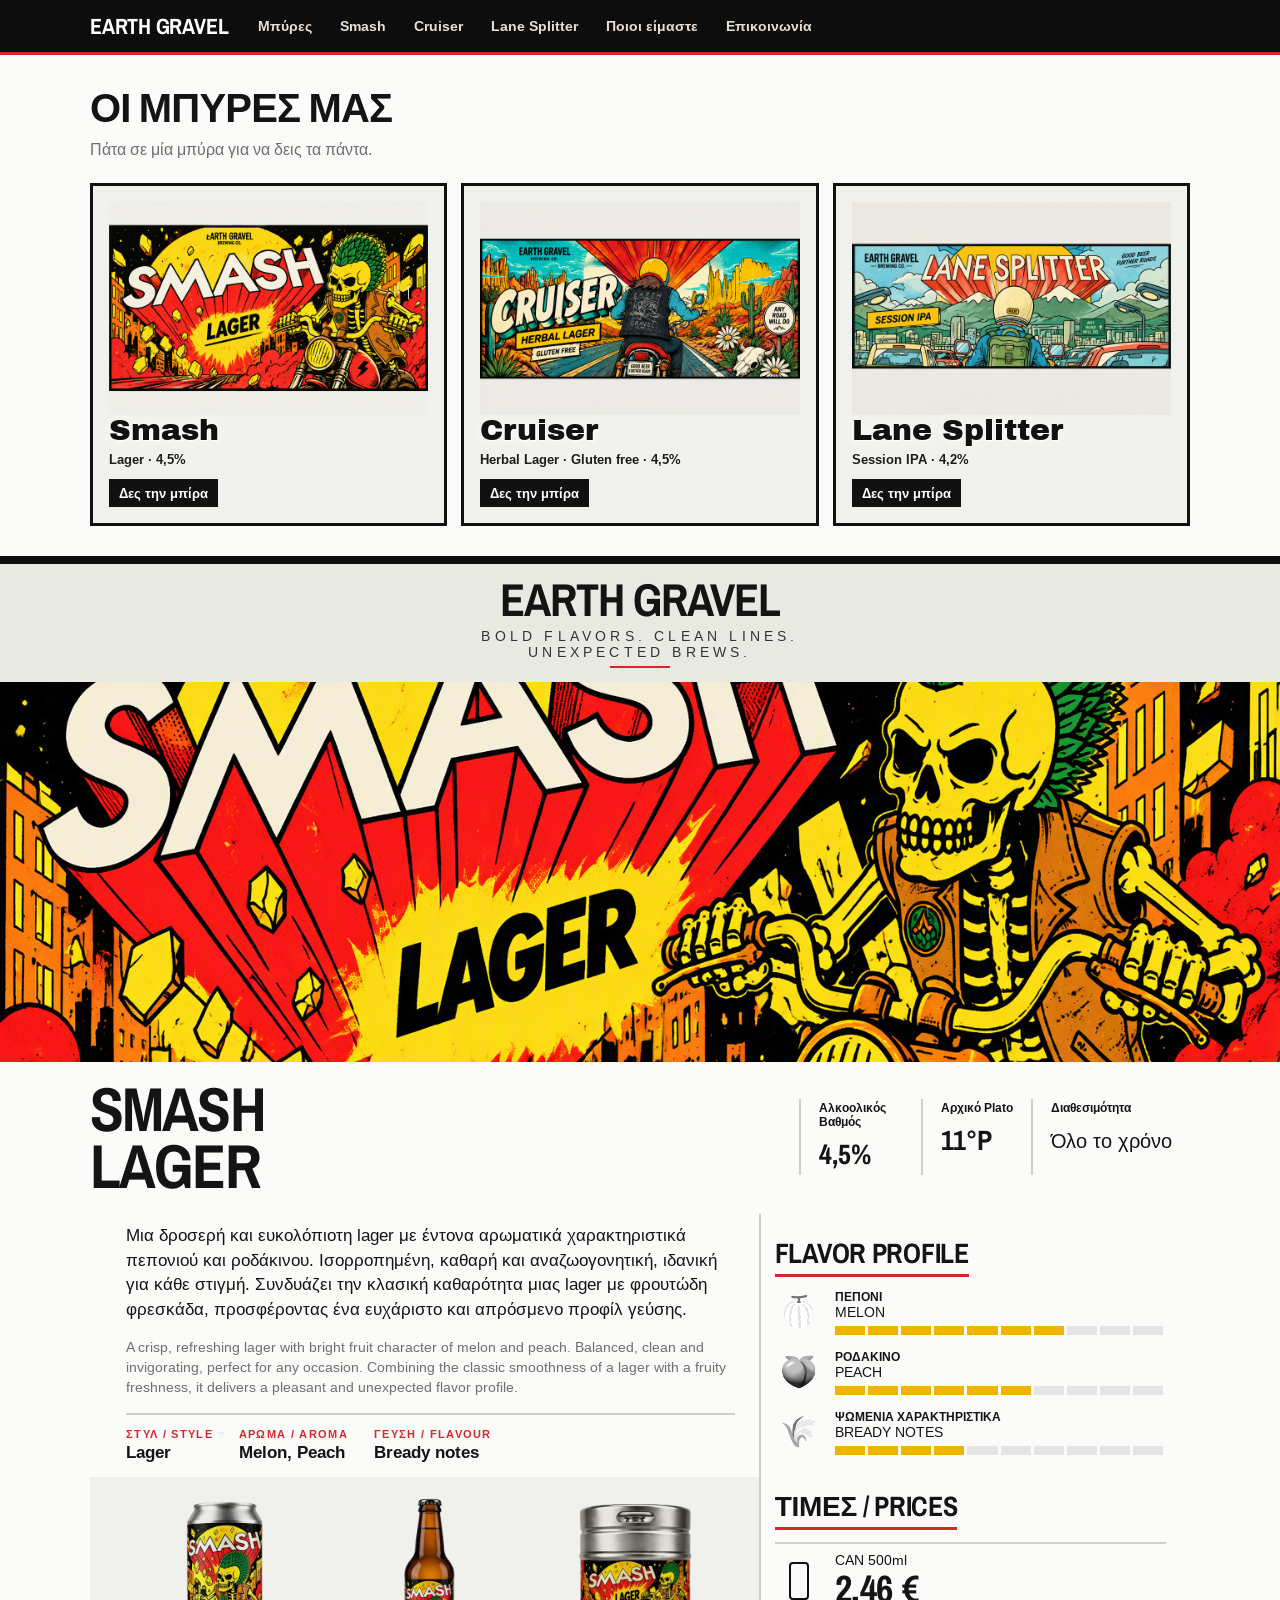
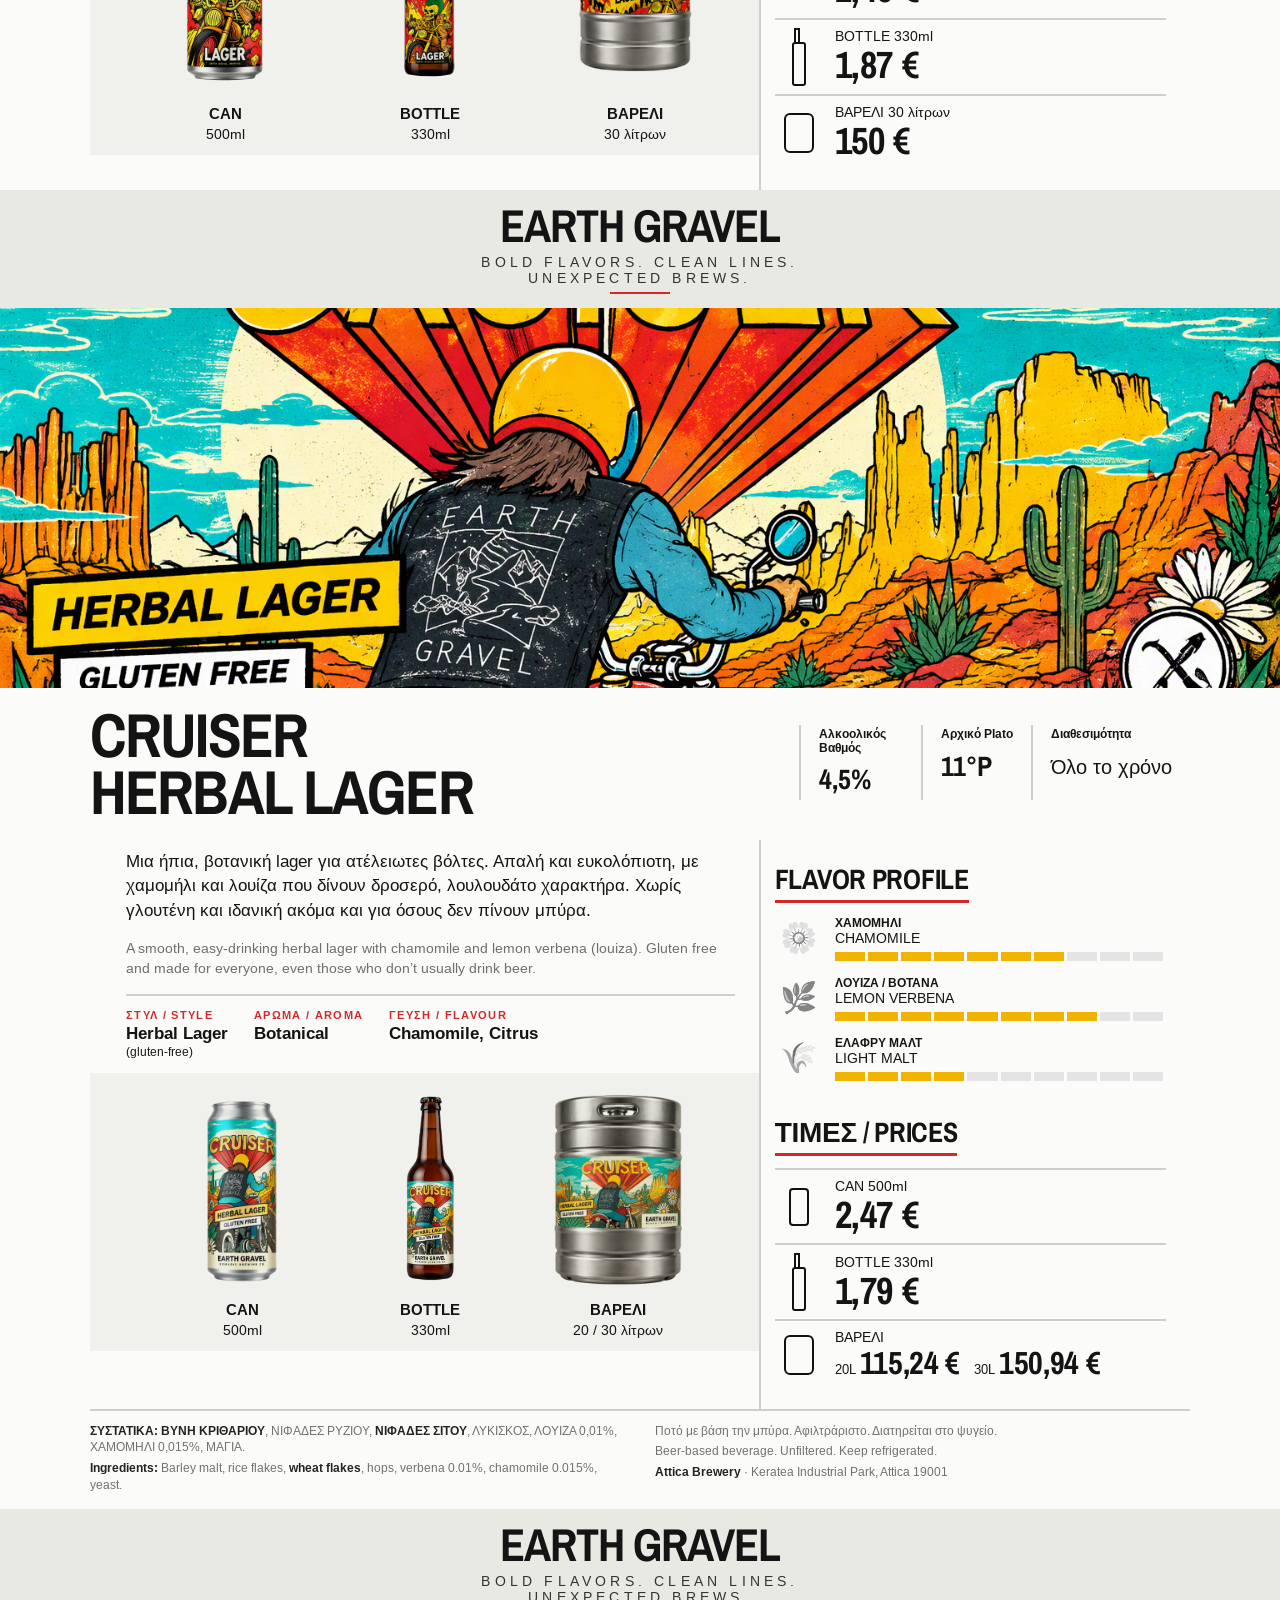
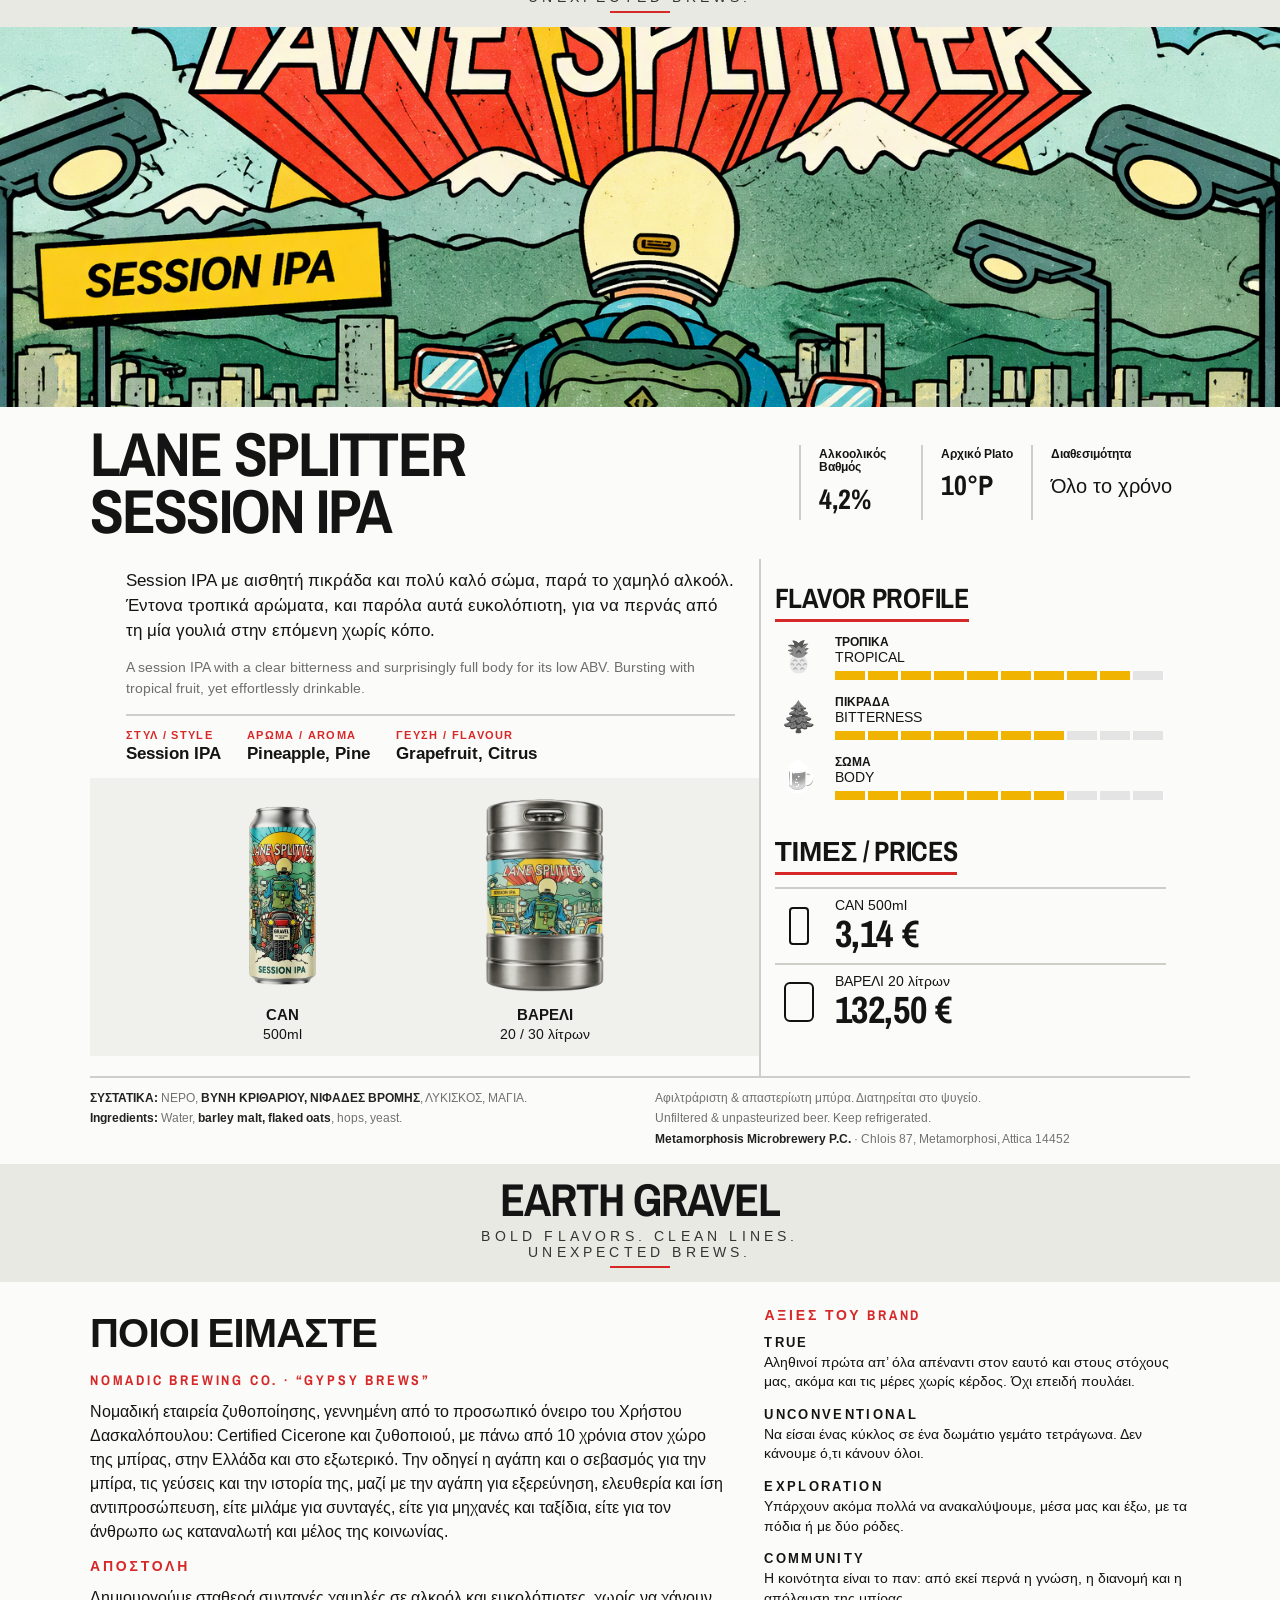
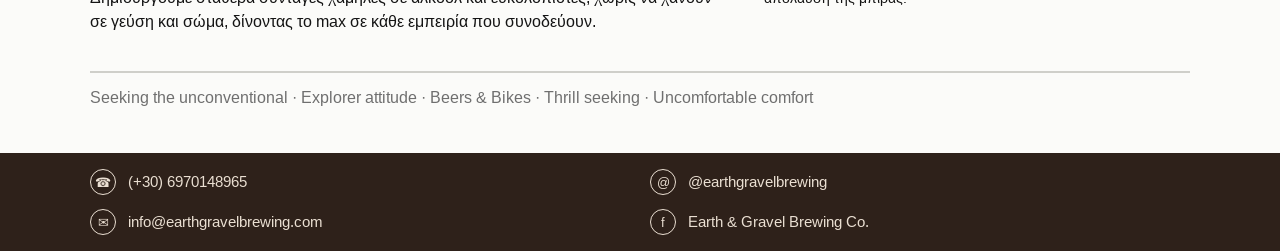
<file: index.html>
<!DOCTYPE html>
<html lang="el">
<head>
<meta charset="utf-8">
<meta name="viewport" content="width=device-width, initial-scale=1, viewport-fit=cover">
<title>Earth Gravel – Μπύρες</title>
<link rel="preconnect" href="https://fonts.googleapis.com">
<link href="https://fonts.googleapis.com/css2?family=Archivo+Black&family=Archivo+Narrow:wght@700&family=Arimo:wght@400;700&display=swap" rel="stylesheet">
<link rel="stylesheet" href="Beer2.css">
</head>
<body>
<nav class="nav" aria-label="Κύριο μενού">
  <a class="brand" href="#beers">EARTH GRAVEL</a>
  <div class="links">
    <a href="#beers">Μπύρες</a>
    <a href="#smash">Smash</a>
    <a href="#cruiser">Cruiser</a>
    <a href="#lane-splitter">Lane Splitter</a>
    <a href="#about">Ποιοι είμαστε</a>
    <a href="#contact">Επικοινωνία</a>
  </div>
</nav>



<!-- ΟΛΕΣ ΟΙ ΜΠΥΡΕΣ -->
<section class="sheet" id="beers">
  <div class="cards-head"><h2>Οι μπύρες μας</h2><p>Πάτα σε μία μπύρα για να δεις τα πάντα.</p></div>
  <div class="cards">
    <a class="card" href="#smash"><img class="card-img" src="img/Designer (3).png" alt="Smash Lager"><span class="ct">Smash</span><span class="cs">Lager · 4,5%</span><span class="cg">Δες την μπίρα</span></a>
    <a class="card" href="#cruiser"><img class="card-img" src="img/Designer (4).png" alt="Cruiser Herbal Lager"><span class="ct">Cruiser</span><span class="cs">Herbal Lager · Gluten free · 4,5%</span><span class="cg">Δες την μπίρα</span></a>
    <a class="card" href="#lane-splitter"><img class="card-img" src="img/Designer (5).png" alt="Lane Splitter Session IPA"><span class="ct">Lane Splitter</span><span class="cs">Session IPA · 4,2%</span><span class="cg">Δες την μπίρα</span></a>
  </div>
</section>
 

<!-- SMASH LAGER -->
<article class="sheet" id="smash" style="--c1:#e5322d;--c2:#f6c400">
  <header class="top"><h1>EARTH GRAVEL</h1><p>BOLD FLAVORS. CLEAN LINES.<br>UNEXPECTED BREWS.</p></header>
  <div class="banner"><img src="img/one.png" alt="Smash Lager"></div>
  <div class="head">
    <h3>Smash<br>Lager</h3>
    <div class="stats">
      <div class="stat"><b>Αλκοολικός Βαθμός</b><span>4,5%</span></div>
      <div class="stat"><b>Αρχικό Plato</b><span>11°P</span></div>
      <div class="stat"><b>Διαθεσιμότητα</b><span class="n">Όλο το χρόνο</span></div>
    </div>
  </div>
  <div class="grid">
    <div class="left">
      <p class="gr">Μια δροσερή και ευκολόπιοτη lager με έντονα αρωματικά χαρακτηριστικά πεπονιού και ροδάκινου. Ισορροπημένη, καθαρή και αναζωογονητική, ιδανική για κάθε στιγμή. Συνδυάζει την κλασική καθαρότητα μιας lager με φρουτώδη φρεσκάδα, προσφέροντας ένα ευχάριστο και απρόσμενο προφίλ γεύσης.</p>
      <p class="en">A crisp, refreshing lager with bright fruit character of melon and peach. Balanced, clean and invigorating, perfect for any occasion. Combining the classic smoothness of a lager with a fruity freshness, it delivers a pleasant and unexpected flavor profile.</p>
      <dl class="meta"><div><dt>Στυλ / Style</dt><dd>Lager</dd></div><div><dt>Άρωμα / Aroma</dt><dd>Melon, Peach</dd></div><div><dt>Γεύση / Flavour</dt><dd>Bready notes</dd></div></dl>
      <div class="shots">
        <div class="shot"><img class="pimg" src="img/Beer1.png" alt="Smash Lager – CAN 500ml"><b>CAN</b>500ml</div>
        <div class="shot"><img class="pimg" src="img/beer2.png" alt="Smash Lager – BOTTLE 330ml"><b>BOTTLE</b>330ml</div>
        <div class="shot"><img class="pimg" src="img/beer3.png" alt="Smash Lager – ΒΑΡΕΛΙ 30 λίτρων"><b>ΒΑΡΕΛΙ</b>30 λίτρων</div>
      </div>
    </div>
    <aside class="right">
      <h4>Flavor Profile</h4>
      <div class="fl"><div class="ic">🍈</div><div><b>Πεπόνι</b><span>MELON</span><div class="bar" style="--n:7"></div></div></div>
      <div class="fl"><div class="ic">🍑</div><div><b>Ροδάκινο</b><span>PEACH</span><div class="bar" style="--n:6"></div></div></div>
      <div class="fl"><div class="ic">🌾</div><div><b>Ψωμένια χαρακτηριστικά</b><span>BREADY NOTES</span><div class="bar" style="--n:4"></div></div></div>
      <h4>Τιμές / Prices</h4>
      <div class="pr"><i class="pi can"></i><div><small>CAN 500ml</small><strong>2,46 €</strong></div></div>
      <div class="pr"><i class="pi bot"></i><div><small>BOTTLE 330ml</small><strong>1,87 €</strong></div></div>
      <div class="pr"><i class="pi kg"></i><div><small>ΒΑΡΕΛΙ 30 λίτρων</small><strong>150 €</strong></div></div>
    </aside>
  </div>

<!-- CRUISER HERBAL LAGER -->
<article class="sheet" id="cruiser" style="--c1:#e2531b;--c2:#7fcfc2">
  <header class="top"><h1>EARTH GRAVEL</h1><p>BOLD FLAVORS. CLEAN LINES.<br>UNEXPECTED BREWS.</p></header>
  <div class="banner"><img src="img/B3.png" alt="Cruiser Herbal Lager"></div>
  <div class="head">
    <h3>Cruiser<br>Herbal Lager</h3>
    <div class="stats">
      <div class="stat"><b>Αλκοολικός Βαθμός</b><span>4,5%</span></div>
      <div class="stat"><b>Αρχικό Plato</b><span>11°P</span></div>
      <div class="stat"><b>Διαθεσιμότητα</b><span class="n">Όλο το χρόνο</span></div>
    </div>
  </div>
  <div class="grid">
    <div class="left">
      <p class="gr">Μια ήπια, βοτανική lager για ατέλειωτες βόλτες. Απαλή και ευκολόπιοτη, με χαμομήλι και λουίζα που δίνουν δροσερό, λουλουδάτο χαρακτήρα. Χωρίς γλουτένη και ιδανική ακόμα και για όσους δεν πίνουν μπύρα.</p>
      <p class="en">A smooth, easy-drinking herbal lager with chamomile and lemon verbena (louiza). Gluten free and made for everyone, even those who don’t usually drink beer.</p>
      <dl class="meta"><div><dt>Στυλ / Style</dt><dd>Herbal Lager<i>(gluten-free)</i></dd></div><div><dt>Άρωμα / Aroma</dt><dd>Botanical</dd></div><div><dt>Γεύση / Flavour</dt><dd>Chamomile, Citrus</dd></div></dl>
      <div class="shots">
        <div class="shot"><img class="pimg" src="img/Β1.png" alt="Cruiser Herbal Lager – CAN 500ml"><b>CAN</b>500ml</div>
        <div class="shot"><img class="pimg" src="img/Β2.png" alt="Cruiser Herbal Lager – BOTTLE 330ml"><b>BOTTLE</b>330ml</div>
        <div class="shot"><img class="pimg" src="img/Β3.png" alt="Cruiser Herbal Lager – ΒΑΡΕΛΙ 20 / 30 λίτρων"><b>ΒΑΡΕΛΙ</b>20 / 30 λίτρων</div>
      </div>
    </div>
    <aside class="right">
      <h4>Flavor Profile</h4>
      <div class="fl"><div class="ic">🌼</div><div><b>Χαμομήλι</b><span>CHAMOMILE</span><div class="bar" style="--n:7"></div></div></div>
      <div class="fl"><div class="ic">🌿</div><div><b>Λουίζα / Βοτάνα</b><span>LEMON VERBENA</span><div class="bar" style="--n:8"></div></div></div>
      <div class="fl"><div class="ic">🌾</div><div><b>Ελαφρύ μαλτ</b><span>LIGHT MALT</span><div class="bar" style="--n:4"></div></div></div>
      <h4>Τιμές / Prices</h4>
      <div class="pr"><i class="pi can"></i><div><small>CAN 500ml</small><strong>2,47 €</strong></div></div>
      <div class="pr"><i class="pi bot"></i><div><small>BOTTLE 330ml</small><strong>1,79 €</strong></div></div>
      <div class="pr"><i class="pi kg"></i><div><small>ΒΑΡΕΛΙ</small><div class="two"><span><em>20L</em> <strong>115,24 €</strong></span><span><em>30L</em> <strong>150,94 €</strong></span></div></div></div>
    </aside>
  </div>
  <div class="legal">
    <div><p><b>ΣΥΣΤΑΤΙΚΑ: ΒΥΝΗ ΚΡΙΘΑΡΙΟΥ</b>, ΝΙΦΑΔΕΣ ΡΥΖΙΟΥ, <b>ΝΙΦΑΔΕΣ ΣΙΤΟΥ</b>, ΛΥΚΙΣΚΟΣ, ΛΟΥΙΖΑ 0,01%, ΧΑΜΟΜΗΛΙ 0,015%, ΜΑΓΙΑ.</p><p><b>Ingredients:</b> Barley malt, rice flakes, <b>wheat flakes</b>, hops, verbena 0.01%, chamomile 0.015%, yeast.</p></div>
    <div><p>Ποτό με βάση την μπύρα. Αφιλτράριστο. Διατηρείται στο ψυγείο.</p><p>Beer-based beverage. Unfiltered. Keep refrigerated.</p><p><b>Attica Brewery</b> · Keratea Industrial Park, Attica 19001</p></div>
  </div>

<!-- LANE SPLITTER SESSION IPA -->
<article class="sheet" id="lane-splitter" style="--c1:#d9534f;--c2:#9be0e8">
  <header class="top"><h1>EARTH GRAVEL</h1><p>BOLD FLAVORS. CLEAN LINES.<br>UNEXPECTED BREWS.</p></header>
  <div class="banner"><img src="img/ΒΡ1.png" alt="Lane Splitter Session IPA"></div>
  <div class="head">
    <h3>Lane Splitter<br>Session IPA</h3>
    <div class="stats">
      <div class="stat"><b>Αλκοολικός Βαθμός</b><span>4,2%</span></div>
      <div class="stat"><b>Αρχικό Plato</b><span>10°P</span></div>
      <div class="stat"><b>Διαθεσιμότητα</b><span class="n">Όλο το χρόνο</span></div>
    </div>
  </div>
  <div class="grid">
    <div class="left">
      <p class="gr">Session IPA με αισθητή πικράδα και πολύ καλό σώμα, παρά το χαμηλό αλκοόλ. Έντονα τροπικά αρώματα, και παρόλα αυτά ευκολόπιοτη, για να περνάς από τη μία γουλιά στην επόμενη χωρίς κόπο.</p>
      <p class="en">A session IPA with a clear bitterness and surprisingly full body for its low ABV. Bursting with tropical fruit, yet effortlessly drinkable.</p>
      <dl class="meta"><div><dt>Στυλ / Style</dt><dd>Session IPA</dd></div><div><dt>Άρωμα / Aroma</dt><dd>Pineapple, Pine</dd></div><div><dt>Γεύση / Flavour</dt><dd>Grapefruit, Citrus</dd></div></dl>
      <div class="shots" style="justify-content:space-evenly">
        <div class="shot"><img class="pimg" src="img/ΒΡ2.png" alt="Lane Splitter Session IPA – CAN 500ml"><b>CAN</b>500ml</div>
        <div class="shot"><img class="pimg" src="img/ΒΡ3.png" alt="Lane Splitter Session IPA – ΒΑΡΕΛΙ 20 / 30 λίτρων"><b>ΒΑΡΕΛΙ</b>20 / 30 λίτρων</div>
      </div>
    </div>
    <aside class="right">
      <h4>Flavor Profile</h4>
      <div class="fl"><div class="ic">🍍</div><div><b>Τροπικά</b><span>TROPICAL</span><div class="bar" style="--n:9"></div></div></div>
      <div class="fl"><div class="ic">🌲</div><div><b>Πικράδα</b><span>BITTERNESS</span><div class="bar" style="--n:7"></div></div></div>
      <div class="fl"><div class="ic">🍺</div><div><b>Σώμα</b><span>BODY</span><div class="bar" style="--n:7"></div></div></div>
      <h4>Τιμές / Prices</h4>
      <div class="pr"><i class="pi can"></i><div><small>CAN 500ml</small><strong>3,14 €</strong></div></div>
      <div class="pr"><i class="pi kg"></i><div><small>ΒΑΡΕΛΙ 20 λίτρων</small><strong>132,50 €</strong></div></div>
    </aside>
  </div>
  <div class="legal">
    <div><p><b>ΣΥΣΤΑΤΙΚΑ:</b> ΝΕΡΟ, <b>ΒΥΝΗ ΚΡΙΘΑΡΙΟΥ, ΝΙΦΑΔΕΣ ΒΡΟΜΗΣ</b>, ΛΥΚΙΣΚΟΣ, ΜΑΓΙΑ.</p><p><b>Ingredients:</b> Water, <b>barley malt, flaked oats</b>, hops, yeast.</p></div>
    <div><p>Αφιλτράριστη &amp; απαστερίωτη μπύρα. Διατηρείται στο ψυγείο.</p><p>Unfiltered &amp; unpasteurized beer. Keep refrigerated.</p><p><b>Metamorphosis Microbrewery P.C.</b> · Chlois 87, Metamorphosi, Attica 14452</p></div>
  </div>

<!-- ΠΟΙΟΙ ΕΙΜΑΣΤΕ -->
<main class="sheet" id="about">
  <header class="top"><h1>EARTH GRAVEL</h1><p>BOLD FLAVORS. CLEAN LINES.<br>UNEXPECTED BREWS.</p></header>
  <section class="about">
    <div>
      <h2>Ποιοι είμαστε</h2>
      <h5>Nomadic Brewing Co. · “Gypsy Brews”</h5>
      <p>Νομαδική εταιρεία ζυθοποίησης, γεννημένη από το προσωπικό όνειρο του Χρήστου Δασκαλόπουλου: Certified Cicerone και ζυθοποιού, με πάνω από 10 χρόνια στον χώρο της μπίρας, στην Ελλάδα και στο εξωτερικό. Την οδηγεί η αγάπη και ο σεβασμός για την μπίρα, τις γεύσεις και την ιστορία της, μαζί με την αγάπη για εξερεύνηση, ελευθερία και ίση αντιπροσώπευση, είτε μιλάμε για συνταγές, είτε για μηχανές και ταξίδια, είτε για τον άνθρωπο ως καταναλωτή και μέλος της κοινωνίας.</p>
      <h5>Αποστολή</h5>
      <p>Δημιουργούμε σταθερά συνταγές χαμηλές σε αλκοόλ και ευκολόπιοτες, χωρίς να χάνουν σε γεύση και σώμα, δίνοντας το max σε κάθε εμπειρία που συνοδεύουν.</p>
    </div>
    <div>
      <h5>Αξίες του brand</h5>
      <div class="val"><b>True</b><span>Αληθινοί πρώτα απ’ όλα απέναντι στον εαυτό και στους στόχους μας, ακόμα και τις μέρες χωρίς κέρδος. Όχι επειδή πουλάει.</span></div>
      <div class="val"><b>Unconventional</b><span>Να είσαι ένας κύκλος σε ένα δωμάτιο γεμάτο τετράγωνα. Δεν κάνουμε ό,τι κάνουν όλοι.</span></div>
      <div class="val"><b>Exploration</b><span>Υπάρχουν ακόμα πολλά να ανακαλύψουμε, μέσα μας και έξω, με τα πόδια ή με δύο ρόδες.</span></div>
      <div class="val"><b>Community</b><span>Η κοινότητα είναι το παν: από εκεί περνά η γνώση, η διανομή και η απόλαυση της μπίρας.</span></div>
    </div>
    <p class="tags">Seeking the unconventional · Explorer attitude · Beers &amp; Bikes · Thrill seeking · Uncomfortable comfort</p>
  </section>
  <footer class="foot" id="contact">
    <span><i>☎</i><a href="tel:+306970148965">(+30) 6970148965</a></span><span><i>@</i><a href="https://www.instagram.com/earthgravelbrewing" target="_blank" rel="noopener">@earthgravelbrewing</a></span>
    <span><i>✉</i><a href="mailto:info@earthgravelbrewing.com">info@earthgravelbrewing.com</a></span><span><i>f</i>Earth &amp; Gravel Brewing Co.</span>
  </footer>
</main>

</body>
</html>
</file>
<file: Beer2.css>
:root{
  --ink:#141414; --paper:#fbfbf9; --band:#e9e9e4; --muted:#6f6f6f; --red:#d62828;
  --yellow:#f0b400; --brown:#2e211a; --line:#cfcfca; --steel:#c9ccce;
  --nar:"Archivo Narrow","Arial Narrow",Arial,sans-serif;
  --blk:"Archivo Black",Impact,Arial,sans-serif;
  --txt:"Arimo",Arial,Helvetica,sans-serif;
  box-sizing:border-box; padding-top:env(safe-area-inset-top,0px); padding-bottom:env(safe-area-inset-bottom,0px);
}
*,*::before,*::after{box-sizing:inherit}
html{scroll-padding-top:env(safe-area-inset-top,0px)}
body{margin:0;background:#0d0d0d;color:var(--ink);font-family:var(--txt);display:flex;flex-direction:column;align-items:center;gap:28px;padding:12px}
.sheet{width:100%;max-width:900px;background:var(--paper);border:12px solid #0d0d0d;border-width:0;overflow:hidden}

/* header */
.top{background:var(--band);text-align:center;padding:12px 10px 14px}
.top h1{margin:0;font:700 clamp(34px,6vw,46px)/1 var(--nar);letter-spacing:-.02em}
.top p{margin:6px 0 0;font-size:14px;letter-spacing:.3em;color:#333;position:relative;padding-bottom:8px}
.top p::after{content:"";position:absolute;left:50%;bottom:0;width:60px;height:2px;margin-left:-30px;background:var(--red)}

/* banner */
.banner{position:relative;height:clamp(200px,34vw,300px);overflow:hidden;display:grid;place-items:center}
.banner h2{margin:0;font:400 clamp(56px,13vw,120px)/.9 var(--blk);color:#fff6e0;letter-spacing:-.02em;text-align:center;
  transform:rotate(-4deg) skewX(-6deg);position:relative;z-index:2;
  text-shadow:3px 3px 0 var(--c1),6px 6px 0 var(--c1),9px 9px 0 var(--c1),12px 12px 0 var(--c1),14px 14px 0 #000}
.banner h2 small{display:block;font-size:.42em;color:#141414;text-shadow:3px 3px 0 var(--c2);transform:translateX(18%)}
.b-smash{--c1:#e5322d;--c2:#f6c400;background:radial-gradient(circle at 30% 45%,#ffe21a 0 38%,transparent 39%),linear-gradient(180deg,#f4b81c,#e5322d)}
.b-cruiser{--c1:#e2531b;--c2:#f6c400;background:radial-gradient(circle at 50% 70%,#ffe9a0 0 22%,transparent 23%),linear-gradient(180deg,#6fc9bd 0 55%,#f08a2c 56%,#d4561f)}
.b-lane{--c1:#d9534f;--c2:#f6c400;background:radial-gradient(circle at 50% 80%,#ffd23f 0 28%,transparent 29%),linear-gradient(180deg,#6fc3d6 0 60%,#7db98a 61%,#5c9a6c)}
.tag{position:absolute;left:30px;z-index:3;background:var(--c2);border:3px solid #000;padding:4px 12px;font:italic 700 20px var(--nar);transform:rotate(-3deg);text-transform:uppercase}
.tag.t1{bottom:52px}.tag.t2{bottom:16px;background:#fff;font-size:15px;left:42px}
.tag.t0{bottom:22px}
.gf{position:absolute;right:16px;bottom:12px;z-index:3;width:54px;height:54px;border-radius:50%;border:2px solid #8a7f6a;background:#fff;color:#6b5e45;display:grid;place-items:center;font:700 22px var(--nar)}

/* title row */
.head{display:flex;flex-wrap:wrap;align-items:center;justify-content:space-between;gap:12px 20px;padding:18px 36px 10px}
.head h3{margin:0;font:700 clamp(40px,7.5vw,62px)/.92 var(--nar);letter-spacing:-.03em;text-transform:uppercase}
.stats{display:flex;gap:0}
.stat{padding:2px 18px;border-left:2px solid var(--line);min-width:96px}
.stat:first-child{border-left:2px solid var(--line)}
.stat b{display:block;font:700 12px/1.15 var(--txt);max-width:84px}
.stat span{display:block;margin-top:6px;font:700 28px var(--nar)}
.stat span.n{font:400 20px var(--txt);margin-top:14px}

/* body grid */
.grid{display:grid;grid-template-columns:1.55fr 1fr;gap:0 0;padding:10px 0 0}
.left{padding:10px 24px 20px 36px}
.right{padding:0 24px 20px 14px;border-left:2px solid var(--line)}
.gr{font-size:17px;line-height:1.45;margin:0 0 14px}
.en{font-size:14px;line-height:1.45;color:var(--muted);margin:0 0 14px}
.meta{display:grid;grid-template-columns:auto auto 1fr;gap:6px 26px;border-top:2px solid var(--line);padding-top:12px;margin-bottom:14px}
.meta dt{font:700 11px var(--txt);letter-spacing:.12em;color:var(--red);text-transform:uppercase}
.meta dd{margin:2px 0 0;font:700 17px var(--txt)}
.meta dd i{display:block;font:400 12px var(--txt);font-style:normal}
.meta div{min-width:0}

/* product visuals */
.shots{display:flex;align-items:flex-end;justify-content:space-around;gap:6px;background:#f0f0ec;padding:18px 8px 12px;margin-left:-36px;margin-right:-24px;padding-left:36px;padding-right:24px}
.shot{text-align:center;font-size:14px;line-height:1.3}
.shot b{display:block;font-size:15px}
.can,.bottle,.keg{margin:0 auto 10px;position:relative}
.can{width:62px;height:150px;border-radius:8px 8px 10px 10px;background:linear-gradient(90deg,var(--c1),var(--c2) 45%,var(--c1))}
.can::before{content:"";position:absolute;inset:0 0 auto;height:14px;border-radius:8px 8px 0 0;background:linear-gradient(90deg,#9ca0a3,#eee,#9ca0a3)}
.bottle{width:46px;height:160px;border-radius:6px 6px 8px 8px;background:linear-gradient(90deg,#4b2a14,#8a5128 45%,#3d210f);margin-top:0}
.bottle::before{content:"";position:absolute;left:14px;top:-52px;width:18px;height:58px;border-radius:5px 5px 0 0;background:linear-gradient(90deg,#4b2a14,#8a5128 45%,#3d210f)}
.bottle::after{content:"";position:absolute;left:4px;right:4px;top:50px;height:58px;background:linear-gradient(135deg,var(--c1),var(--c2))}
.keg{width:130px;height:136px;border-radius:10px 10px 14px 14px;background:linear-gradient(90deg,#9a9ea1,#f3f4f5 30%,#a8acaf 60%,#e5e6e7 85%,#8e9295)}
.keg::before{content:"";position:absolute;left:20px;right:20px;top:-8px;height:14px;border-radius:6px;background:#aaa}
.keg::after{content:"";position:absolute;left:0;right:0;top:44px;height:52px;background:linear-gradient(90deg,var(--c1),var(--c2) 50%,var(--c1))}

/* flavor + prices */
.right h4{margin:18px 0 12px;font:700 28px var(--nar);letter-spacing:-.01em;display:inline-block;border-bottom:3px solid var(--red);padding-bottom:2px;text-transform:uppercase}
.right h4:first-child{margin-top:20px}
.fl{display:grid;grid-template-columns:48px 1fr;gap:12px;align-items:center;margin-bottom:14px}
.fl .ic{font-size:30px;text-align:center;filter:grayscale(1) contrast(1.6)}
.fl b{display:block;font:700 12px var(--txt);text-transform:uppercase}
.fl span{display:block;font-size:14px}
.bar{height:9px;margin-top:6px;background:linear-gradient(90deg,var(--yellow) calc(var(--n)*10%),#e4e4e4 0);
  -webkit-mask:repeating-linear-gradient(90deg,#000 0 calc(10% - 3px),transparent 0 10%);mask:repeating-linear-gradient(90deg,#000 0 calc(10% - 3px),transparent 0 10%)}
.pr{border-top:2px solid var(--line);padding:8px 0;display:grid;grid-template-columns:48px 1fr;gap:12px;align-items:center}
.pr:first-of-type{border-top:0}
.pr small{display:block;font-size:14px}
.pr strong{font:700 38px/1.1 var(--nar);letter-spacing:-.01em}
.pr .two{display:flex;gap:14px;align-items:baseline;flex-wrap:wrap}
.pr .two strong{font-size:32px}.pr .two em{font:normal 13px var(--txt)}
.pi{display:block;border:2px solid #111;margin:0 auto}
.pi.can{width:20px;height:38px;border-radius:4px;background:none}
.pi.can::before{display:none}
.pi.bot{width:14px;height:44px;border-radius:3px;position:relative;margin-top:14px}
.pi.bot::before{content:"";position:absolute;left:2px;top:-14px;width:6px;height:14px;border:2px solid #111;border-bottom:0;margin-left:-2px;margin-top:-2px}
.pi.kg{width:30px;height:40px;border-radius:6px}

/* ingredients + footer */
.legal{display:grid;grid-template-columns:1fr 1fr;gap:6px 30px;border-top:2px solid var(--line);margin:0 12px;padding:12px 0;font-size:11.5px;line-height:1.45;color:var(--muted)}
.legal p{margin:0 0 4px}.legal b{color:#222}
.foot{background:var(--brown);color:#eadfd2;display:grid;grid-template-columns:1fr 1fr;gap:14px 20px;padding:16px 36px;font-size:15px}
.foot span{display:flex;align-items:center;gap:12px}
.foot i{flex:none;width:26px;height:26px;border-radius:50%;border:1.5px solid #eadfd2;display:grid;place-items:center;font:normal 13px var(--txt)}
.sp{height:40px}

/* about */
.about{padding:24px 36px 30px;display:grid;grid-template-columns:1.5fr 1fr;gap:24px 36px}
.about h2{margin:0 0 12px;font:700 40px var(--nar);text-transform:uppercase;letter-spacing:-.02em}
.about h5{margin:0 0 10px;font:700 14px var(--nar);letter-spacing:.2em;color:var(--red);text-transform:uppercase}
.about p{margin:0 0 14px;line-height:1.5;font-size:16px}
.val{margin:0 0 14px}.val b{display:block;font:700 13px var(--txt);letter-spacing:.18em;text-transform:uppercase}
.val span{font-size:14px;line-height:1.4;display:block;margin-top:3px}
.tags{grid-column:1/-1;font-size:13px;color:var(--muted);border-top:2px solid var(--line);padding-top:12px}

@media (max-width:760px){
  .grid,.about,.legal{grid-template-columns:1fr}
  .right{border-left:0;border-top:2px solid var(--line);padding:0 24px 20px 36px;margin-top:6px}
  .head,.left{padding-left:20px;padding-right:20px}.right{padding-left:20px}
  .shots{margin-left:-20px;margin-right:-20px;padding-left:20px;padding-right:20px}
  .about,.foot{padding-left:20px;padding-right:20px}.foot{grid-template-columns:1fr}
  .stats{width:100%}.stat:first-child{border-left:0;padding-left:0}
  .meta{grid-template-columns:1fr 1fr}
}
@media (prefers-reduced-motion:no-preference){html{scroll-behavior:smooth}}

/* ---- navigation & links ---- */
.sheet{scroll-margin-top:60px}
.nav{position:sticky;top:env(safe-area-inset-top,0px);z-index:50;width:100%;max-width:900px;display:flex;align-items:center;gap:18px;background:#0d0d0d;border-bottom:3px solid var(--red);padding:10px 16px;margin:-12px 0 -4px}
.nav .brand{font:700 22px var(--nar);color:#fff;text-decoration:none;letter-spacing:-.01em;white-space:nowrap}
.nav .links{display:flex;gap:4px;overflow-x:auto;scrollbar-width:none}
.nav .links a{color:#eadfd2;text-decoration:none;font:700 14px var(--txt);padding:8px 12px;white-space:nowrap;border-radius:4px}
.nav .links a:hover,.nav .links a:focus-visible{background:var(--yellow);color:#111;outline:none}
.foot a{color:inherit;text-decoration:none;border-bottom:1px solid transparent}
.foot a:hover,.foot a:focus-visible{border-bottom-color:currentColor;outline:none}

/* ---- beers overview ---- */
.cards-head{padding:26px 36px 8px}
.cards-head h2{margin:0;font:700 40px var(--nar);text-transform:uppercase;letter-spacing:-.02em}
.cards-head p{margin:6px 0 0;color:var(--muted)}
.cards{display:grid;grid-template-columns:repeat(3,1fr);gap:14px;padding:16px 36px 30px}
.card{display:flex;flex-direction:column;justify-content:flex-end;min-height:220px;padding:16px;text-decoration:none;color:#0a0303;border:3px solid #111;position:relative;overflow:hidden;transition:transform .15s}
.card:hover,.card:focus-visible{transform:translateY(-4px);outline:3px solid var(--yellow)}
.card .ct{font:400 30px/1 var(--blk);text-shadow:2px 2px 0 #f5f4f4}
.card .cs{margin-top:6px;font:700 13px var(--txt);text-shadow:1px 1px 0 #111}
.card .cg{margin-top:12px;align-self:flex-start;background:#111;color:#fff;padding:6px 10px;font:700 13px var(--txt)}
/* ---- cards: dark text on light overlay ---- */
.card{color:#111;background:#f0f0ec}
.card::after{background:linear-gradient(to top,rgba(251,251,249,.96) 0%,rgba(251,251,249,.88) 40%,rgba(251,251,249,0) 78%)}
.card .ct{color:#111;text-shadow:0 0 14px rgba(255,255,255,.95),1px 1px 0 #fff}
.card .cs{color:#1c1c1c;text-shadow:0 0 10px rgba(255,255,255,.95)}
.card .cg{background:#111;color:#fff;transition:background .15s}
.card:hover .cg,.card:focus-visible .cg{background:var(--red)}

/* ---- prev / next ---- */
.pager{display:flex;justify-content:space-between;gap:10px;flex-wrap:wrap;padding:14px 36px;border-top:2px solid var(--line)}
.pager a{color:#111;text-decoration:none;font:700 15px var(--txt);padding:8px 14px;border:2px solid #111}
.pager a:hover,.pager a:focus-visible{background:var(--yellow);outline:none}

@media (max-width:760px){
  .nav{padding:8px 12px;gap:10px}.nav .brand{font-size:18px}
  .cards{grid-template-columns:1fr;padding:16px 20px 26px}.cards-head{padding:22px 20px 6px}
  .pager{padding:12px 20px}
}

/* ---- full-width layout ---- */
body{background:var(--paper);padding:0;gap:0;align-items:stretch}
.sheet{max-width:none;width:100%}
.sheet + .sheet{border-top:8px solid #0d0d0d}
.nav{max-width:none;margin:0;padding-inline:max(16px,calc((100% - 1100px)/2))}
@media (min-width:761px){
  .sheet > .top,.sheet > .head,.sheet > .about,.sheet > .cards-head,.sheet > .cards,.sheet > .pager,.sheet > .foot{
    padding-inline:max(36px,calc((100% - 1100px)/2))}
  .sheet > .grid{padding-inline:max(0px,calc((100% - 1100px)/2))}
  .sheet > .legal{margin-inline:max(12px,calc((100% - 1100px)/2))}
  .sheet > .banner h2{font-size:clamp(80px,12vw,150px)}
  .sheet > .banner{height:clamp(260px,30vw,380px)}
  .sheet > .banner .tag.t1{left:max(30px,calc((100% - 1100px)/2))}
  .sheet > .banner .tag.t2{left:max(42px,calc((100% - 1100px)/2 + 12px))}
  .sheet > .banner .tag.t0{left:max(30px,calc((100% - 1100px)/2))}
}

/* ---- photos ---- */
.banner{display:block}
.banner img{display:block;width:100%;height:100%;object-fit:cover}
.shots{align-items:flex-end}
.pimg{display:block;height:200px;width:auto;max-width:100%;object-fit:contain;margin:0 auto 10px;mix-blend-mode:multiply}
@media (max-width:760px){.pimg{height:150px}}
.card{background-size:cover;background-position:center}
.card.b-smash{background-image:linear-gradient(transparent 35%,rgba(0,0,0,.7)),url(images/smash-banner.jpg)}
.card.b-cruiser{background-image:linear-gradient(transparent 35%,rgba(0,0,0,.7)),url(images/cruiser-banner.jpg)}
.card.b-lane{background-image:linear-gradient(transparent 35%,rgba(0,0,0,.7)),url(images/lane-splitter-banner.jpg)}
</file>
